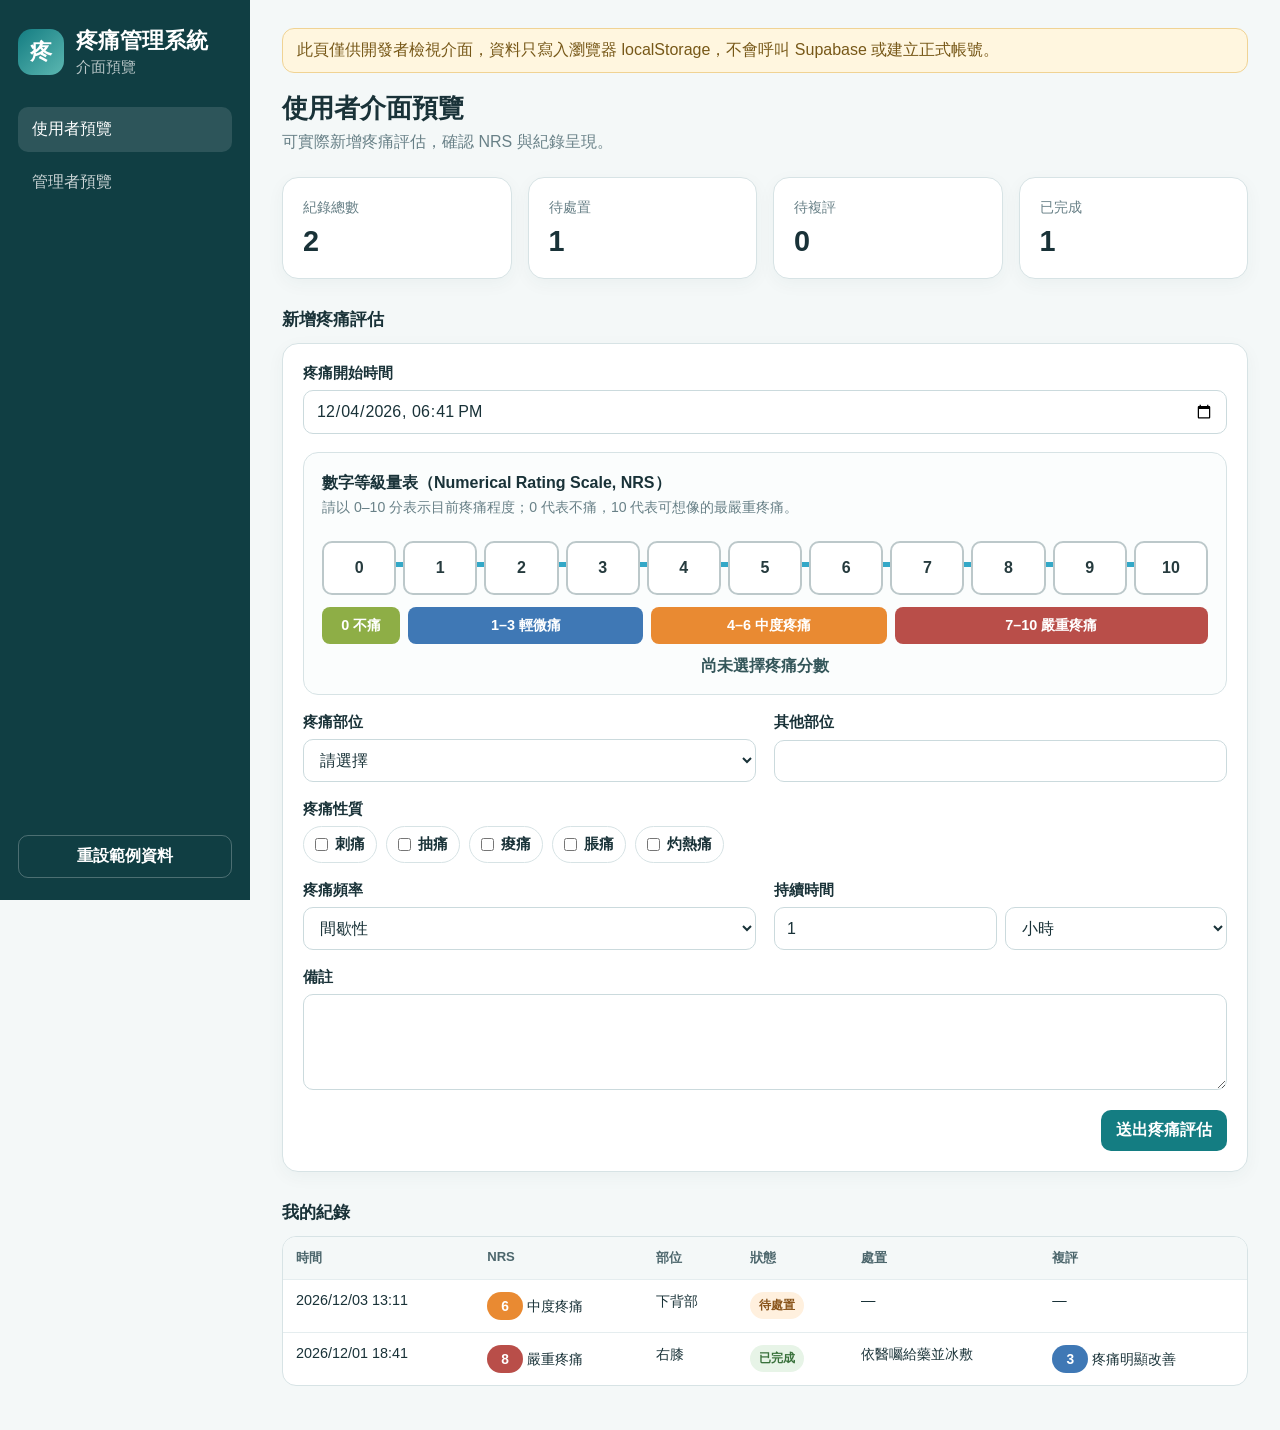
<file: preview.html>
<!doctype html>
<html lang="zh-Hant-TW" data-mode="preview">
<head>
  <meta charset="utf-8"><meta name="viewport" content="width=device-width,initial-scale=1">
  <title>疼痛管理系統｜介面預覽</title><link rel="stylesheet" href="css/style.css">
</head>
<body>
<div class="app-shell">
  <aside class="sidebar">
    <div class="brand"><div class="brand-mark">疼</div><div><h1>疼痛管理系統</h1><p>介面預覽</p></div></div>
    <nav class="nav"><button class="active" data-preview="user">使用者預覽</button><button data-preview="admin">管理者預覽</button></nav>
    <div class="sidebar-footer"><button id="resetPreview" class="btn btn-ghost" style="width:100%;color:white;border-color:rgba(255,255,255,.25)">重設範例資料</button></div>
  </aside>
  <main class="main">
    <div class="preview-banner">此頁僅供開發者檢視介面，資料只寫入瀏覽器 localStorage，不會呼叫 Supabase 或建立正式帳號。</div>
    <section id="previewUser">
      <div class="page-head"><div><h2>使用者介面預覽</h2><p>可實際新增疼痛評估，確認 NRS 與紀錄呈現。</p></div></div>
      <div id="previewUserStats" class="grid stats"></div>
      <div class="section-title"><h3>新增疼痛評估</h3></div>
      <form id="previewAssessmentForm" class="card">
        <div class="form-grid">
          <div class="field full"><label>疼痛開始時間</label><input id="pStarted" type="datetime-local" required></div>
          <div class="field full"><input id="pNrs" type="hidden"><div id="pNrsControl"></div></div>
          <div class="field"><label>疼痛部位</label><select id="pLocation" required><option value="">請選擇</option><option>頭部</option><option>頸部</option><option>胸部</option><option>腹部</option><option>下背部</option><option>上肢</option><option>下肢</option><option>其他</option></select></div>
          <div class="field"><label>其他部位</label><input id="pLocationOther"></div>
          <div class="field full"><label>疼痛性質</label><div class="checkbox-grid"><label class="check-chip"><input type="checkbox" name="pQuality" value="刺痛">刺痛</label><label class="check-chip"><input type="checkbox" name="pQuality" value="抽痛">抽痛</label><label class="check-chip"><input type="checkbox" name="pQuality" value="痠痛">痠痛</label><label class="check-chip"><input type="checkbox" name="pQuality" value="脹痛">脹痛</label><label class="check-chip"><input type="checkbox" name="pQuality" value="灼熱痛">灼熱痛</label></div></div>
          <div class="field"><label>疼痛頻率</label><select id="pFrequency" required><option>持續性</option><option selected>間歇性</option><option>偶發性</option></select></div>
          <div class="field"><label>持續時間</label><div style="display:grid;grid-template-columns:1fr 1fr;gap:8px"><input id="pDuration" type="number" min="0.1" step="0.1" value="1" required><select id="pDurationUnit"><option>分鐘</option><option selected>小時</option><option>天</option><option>週</option></select></div></div>
          <div class="field full"><label>備註</label><textarea id="pNotes"></textarea></div>
        </div><div id="pMessage" class="message hidden"></div><div class="actions"><button class="btn btn-primary" type="submit">送出疼痛評估</button></div>
      </form>
      <div class="section-title"><h3>我的紀錄</h3></div><div id="previewOwnRecords"></div>
    </section>
    <section id="previewAdmin" class="hidden"><div class="page-head"><div><h2>管理者介面預覽</h2><p>可直接測試處置與複評流程。</p></div></div><div id="previewAdminStats" class="grid stats"></div><div class="section-title"><h3>全部紀錄</h3></div><div id="previewAllRecords"></div></section>
  </main>
</div>
<div id="modalRoot"></div>
<script src="js/runtime-config.js"></script><script src="js/config.js"></script><script src="js/common.js"></script><script src="js/demo-data.js"></script><script src="js/local-storage-service.js"></script><script src="js/data-service.js"></script><script src="js/auth-service.js"></script><script src="js/preview.js"></script>
</body></html>
</file>
<file: css/style.css>
:root {
  --bg: #f4f8f8;
  --surface: #ffffff;
  --surface-soft: #f8fbfb;
  --text: #193238;
  --muted: #688087;
  --border: #d7e3e5;
  --primary: #147d82;
  --primary-dark: #0f6266;
  --blue: #3f78b5;
  --green: #8eae46;
  --orange: #e98a32;
  --red: #b94e49;
  --shadow: 0 10px 30px rgba(29, 71, 77, 0.08);
  --radius: 16px;
}

* { box-sizing: border-box; }
html { font-size: 16px; }
body {
  margin: 0;
  font-family: -apple-system, BlinkMacSystemFont, "Segoe UI", "Noto Sans TC", Arial, sans-serif;
  color: var(--text);
  background: var(--bg);
}
button, input, select, textarea { font: inherit; }
button { cursor: pointer; }
a { color: inherit; }
.hidden { display: none !important; }

.auth-page {
  min-height: 100vh;
  display: grid;
  place-items: center;
  padding: 32px 20px;
  background: linear-gradient(145deg, #eef8f8 0%, #f8fbfd 55%, #eef4f7 100%);
}
.auth-card {
  width: min(100%, 460px);
  background: var(--surface);
  border: 1px solid var(--border);
  border-radius: 22px;
  box-shadow: var(--shadow);
  padding: 32px;
}
.brand { display: flex; align-items: center; gap: 12px; margin-bottom: 26px; }
.brand-mark {
  width: 46px; height: 46px; border-radius: 14px;
  background: linear-gradient(135deg, var(--primary), #5cb7b1);
  display: grid; place-items: center; color: white; font-weight: 800; font-size: 22px;
}
.brand h1 { margin: 0; font-size: 1.35rem; }
.brand p { margin: 3px 0 0; color: var(--muted); font-size: .92rem; }
.auth-tabs { display: grid; grid-template-columns: 1fr 1fr; gap: 8px; margin-bottom: 22px; }
.auth-tab { border: 1px solid var(--border); background: #fff; padding: 11px; border-radius: 10px; color: var(--muted); }
.auth-tab.active { background: #e9f6f5; border-color: #a9d5d2; color: var(--primary-dark); font-weight: 700; }

.app-shell { min-height: 100vh; display: grid; grid-template-columns: 250px minmax(0, 1fr); }
.sidebar {
  background: #103e43;
  color: white;
  min-height: 100vh;
  padding: 26px 18px;
  position: sticky; top: 0; height: 100vh;
}
.sidebar .brand { margin-bottom: 30px; }
.sidebar .brand p { color: rgba(255,255,255,.7); }
.nav { display: grid; gap: 8px; }
.nav button {
  border: 0; background: transparent; color: rgba(255,255,255,.78);
  text-align: left; padding: 12px 14px; border-radius: 10px;
}
.nav button:hover, .nav button.active { background: rgba(255,255,255,.12); color: #fff; }
.sidebar-footer { position: absolute; left: 18px; right: 18px; bottom: 22px; }
.user-chip { padding: 12px; border: 1px solid rgba(255,255,255,.16); border-radius: 12px; margin-bottom: 10px; }
.user-chip strong, .user-chip span { display: block; overflow: hidden; text-overflow: ellipsis; }
.user-chip span { color: rgba(255,255,255,.67); font-size: .84rem; margin-top: 2px; }
.main { padding: 28px 32px 44px; min-width: 0; }
.page-head { display: flex; justify-content: space-between; align-items: start; gap: 18px; margin-bottom: 24px; }
.page-head h2 { margin: 0; font-size: 1.6rem; }
.page-head p { color: var(--muted); margin: 6px 0 0; }
.preview-banner { background: #fff6df; border: 1px solid #f0d394; color: #775818; border-radius: 12px; padding: 11px 14px; margin-bottom: 18px; }

.grid { display: grid; gap: 16px; }
.stats { grid-template-columns: repeat(4, minmax(0, 1fr)); }
.card {
  background: var(--surface); border: 1px solid var(--border); border-radius: var(--radius);
  box-shadow: 0 5px 18px rgba(31, 67, 72, .045); padding: 20px;
}
.stat-label { color: var(--muted); font-size: .88rem; }
.stat-value { font-size: 1.8rem; font-weight: 800; margin-top: 8px; }
.section-title { display: flex; justify-content: space-between; align-items: center; gap: 12px; margin: 28px 0 12px; }
.section-title h3 { margin: 0; font-size: 1.08rem; }

.form-grid { display: grid; grid-template-columns: repeat(2, minmax(0,1fr)); gap: 18px; }
.field { display: grid; gap: 7px; }
.field.full { grid-column: 1 / -1; }
.field label { font-weight: 700; font-size: .91rem; }
.help { color: var(--muted); font-size: .82rem; }
input, select, textarea {
  width: 100%; border: 1px solid #cbdadd; border-radius: 10px; background: white;
  color: var(--text); padding: 11px 12px; outline: none;
}
input:focus, select:focus, textarea:focus { border-color: #69aaa8; box-shadow: 0 0 0 3px rgba(20,125,130,.09); }
textarea { min-height: 96px; resize: vertical; }
.checkbox-grid { display: flex; gap: 9px; flex-wrap: wrap; }
.check-chip { display: inline-flex; align-items: center; gap: 7px; border: 1px solid var(--border); background: #fff; border-radius: 999px; padding: 8px 11px; }
.check-chip input { width: auto; margin: 0; }

.btn { border: 0; border-radius: 10px; padding: 10px 15px; font-weight: 700; }
.btn-primary { background: var(--primary); color: white; }
.btn-primary:hover { background: var(--primary-dark); }
.btn-secondary { background: #e9f3f3; color: #245c60; }
.btn-ghost { background: transparent; color: inherit; border: 1px solid var(--border); }
.btn-danger { background: #a94c49; color: white; }
.btn:disabled { opacity: .55; cursor: not-allowed; }
.actions { display: flex; gap: 10px; justify-content: flex-end; margin-top: 20px; }

.message { margin: 12px 0; border-radius: 10px; padding: 10px 12px; font-size: .9rem; }
.message.info { background: #eaf5f7; color: #285f69; }
.message.success { background: #edf7e5; color: #42611e; }
.message.error { background: #faeaea; color: #7d3331; }

/* NRS component, rebuilt from the supplied clinical reference image. */
.nrs-panel { padding: 20px 18px 16px; border: 1px solid var(--border); border-radius: 15px; background: #fbfdfd; }
.nrs-title { font-weight: 800; margin-bottom: 4px; }
.nrs-subtitle { color: var(--muted); font-size: .88rem; margin-bottom: 18px; }
.nrs-scale-wrap { position: relative; padding-top: 6px; }
.nrs-line { position: absolute; top: 27px; left: 4%; right: 4%; height: 5px; border-radius: 4px; background: #34a8c7; z-index: 0; }
.nrs-buttons { position: relative; z-index: 1; display: grid; grid-template-columns: repeat(11, minmax(34px, 1fr)); gap: 7px; }
.nrs-btn {
  min-height: 54px; border: 2px solid #bcc8ca; background: #fff; border-radius: 10px;
  font-weight: 800; color: #263b3e; transition: transform .12s ease, box-shadow .12s ease;
}
.nrs-btn:hover { transform: translateY(-1px); box-shadow: 0 3px 9px rgba(0,0,0,.08); }
.nrs-btn.selected { color: white; border-color: transparent; box-shadow: 0 0 0 3px rgba(0,0,0,.07); }
.nrs-btn[data-level="none"].selected { background: var(--green); }
.nrs-btn[data-level="mild"].selected { background: var(--blue); }
.nrs-btn[data-level="moderate"].selected { background: var(--orange); }
.nrs-btn[data-level="severe"].selected { background: var(--red); }
.nrs-groups { display: grid; grid-template-columns: 1fr 3fr 3fr 4fr; gap: 8px; margin-top: 12px; }
.nrs-group { text-align: center; color: white; padding: 9px 6px; border-radius: 8px; font-weight: 800; font-size: .9rem; }
.nrs-group.none { background: var(--green); }
.nrs-group.mild { background: var(--blue); }
.nrs-group.moderate { background: var(--orange); }
.nrs-group.severe { background: var(--red); }
.nrs-selected-text { margin-top: 12px; text-align: center; font-weight: 700; color: #34565a; min-height: 22px; }
.nrs-mini { display: inline-flex; align-items: center; justify-content: center; min-width: 36px; height: 28px; border-radius: 999px; color: white; font-weight: 800; font-size: .86rem; }
.nrs-none { background: var(--green); }
.nrs-mild { background: var(--blue); }
.nrs-moderate { background: var(--orange); }
.nrs-severe { background: var(--red); }

.table-wrap { overflow: auto; border: 1px solid var(--border); border-radius: 14px; background: white; }
table { width: 100%; border-collapse: collapse; min-width: 780px; }
th, td { padding: 12px 13px; text-align: left; border-bottom: 1px solid #e5edef; font-size: .9rem; vertical-align: top; }
th { background: #f4f8f8; color: #4c666c; font-size: .82rem; position: sticky; top: 0; }
tr:last-child td { border-bottom: 0; }
.status { display: inline-block; border-radius: 999px; padding: 5px 9px; font-size: .78rem; font-weight: 700; white-space: nowrap; }
.status-pending_intervention { background: #fff0de; color: #8a551c; }
.status-pending_reassessment { background: #e8effc; color: #315e9b; }
.status-completed { background: #e7f4e7; color: #39713b; }

.filters { display: grid; grid-template-columns: 1.3fr 1fr 1fr 1fr auto; gap: 10px; align-items: end; margin-bottom: 14px; }
.empty { text-align: center; color: var(--muted); padding: 30px; }
.detail-list { display: grid; grid-template-columns: repeat(2, minmax(0,1fr)); gap: 12px; }
.detail-item { background: #f7fafa; border-radius: 10px; padding: 11px 12px; }
.detail-item small { display: block; color: var(--muted); margin-bottom: 4px; }

.modal-backdrop { position: fixed; inset: 0; background: rgba(9, 34, 37, .48); display: grid; place-items: center; padding: 20px; z-index: 50; }
.modal { width: min(100%, 760px); max-height: 90vh; overflow: auto; background: white; border-radius: 18px; box-shadow: 0 24px 70px rgba(0,0,0,.22); padding: 22px; }
.modal-head { display: flex; justify-content: space-between; gap: 12px; align-items: center; margin-bottom: 18px; }
.modal-head h3 { margin: 0; }

@media (max-width: 1050px) {
  .stats { grid-template-columns: repeat(2, minmax(0,1fr)); }
  .filters { grid-template-columns: repeat(2, minmax(0,1fr)); }
  .filters .btn { align-self: stretch; }
}
@media (max-width: 820px) {
  .app-shell { grid-template-columns: 1fr; }
  .sidebar { position: static; height: auto; min-height: auto; padding: 16px; }
  .sidebar .brand { margin-bottom: 14px; }
  .nav { grid-template-columns: repeat(4, minmax(0,1fr)); }
  .nav button { text-align: center; padding: 10px 5px; font-size: .84rem; }
  .sidebar-footer { position: static; margin-top: 14px; }
  .main { padding: 22px 16px 40px; }
  .form-grid, .detail-list { grid-template-columns: 1fr; }
  .nrs-buttons { gap: 4px; }
  .nrs-btn { min-height: 48px; padding: 0; }
}
@media (max-width: 560px) {
  .stats, .filters { grid-template-columns: 1fr; }
  .auth-card { padding: 24px 18px; }
  .nrs-buttons { grid-template-columns: repeat(6, 1fr); }
  .nrs-line { display: none; }
  .nrs-groups { grid-template-columns: 1fr 1fr; }
  .page-head { display: block; }
}
</file>
